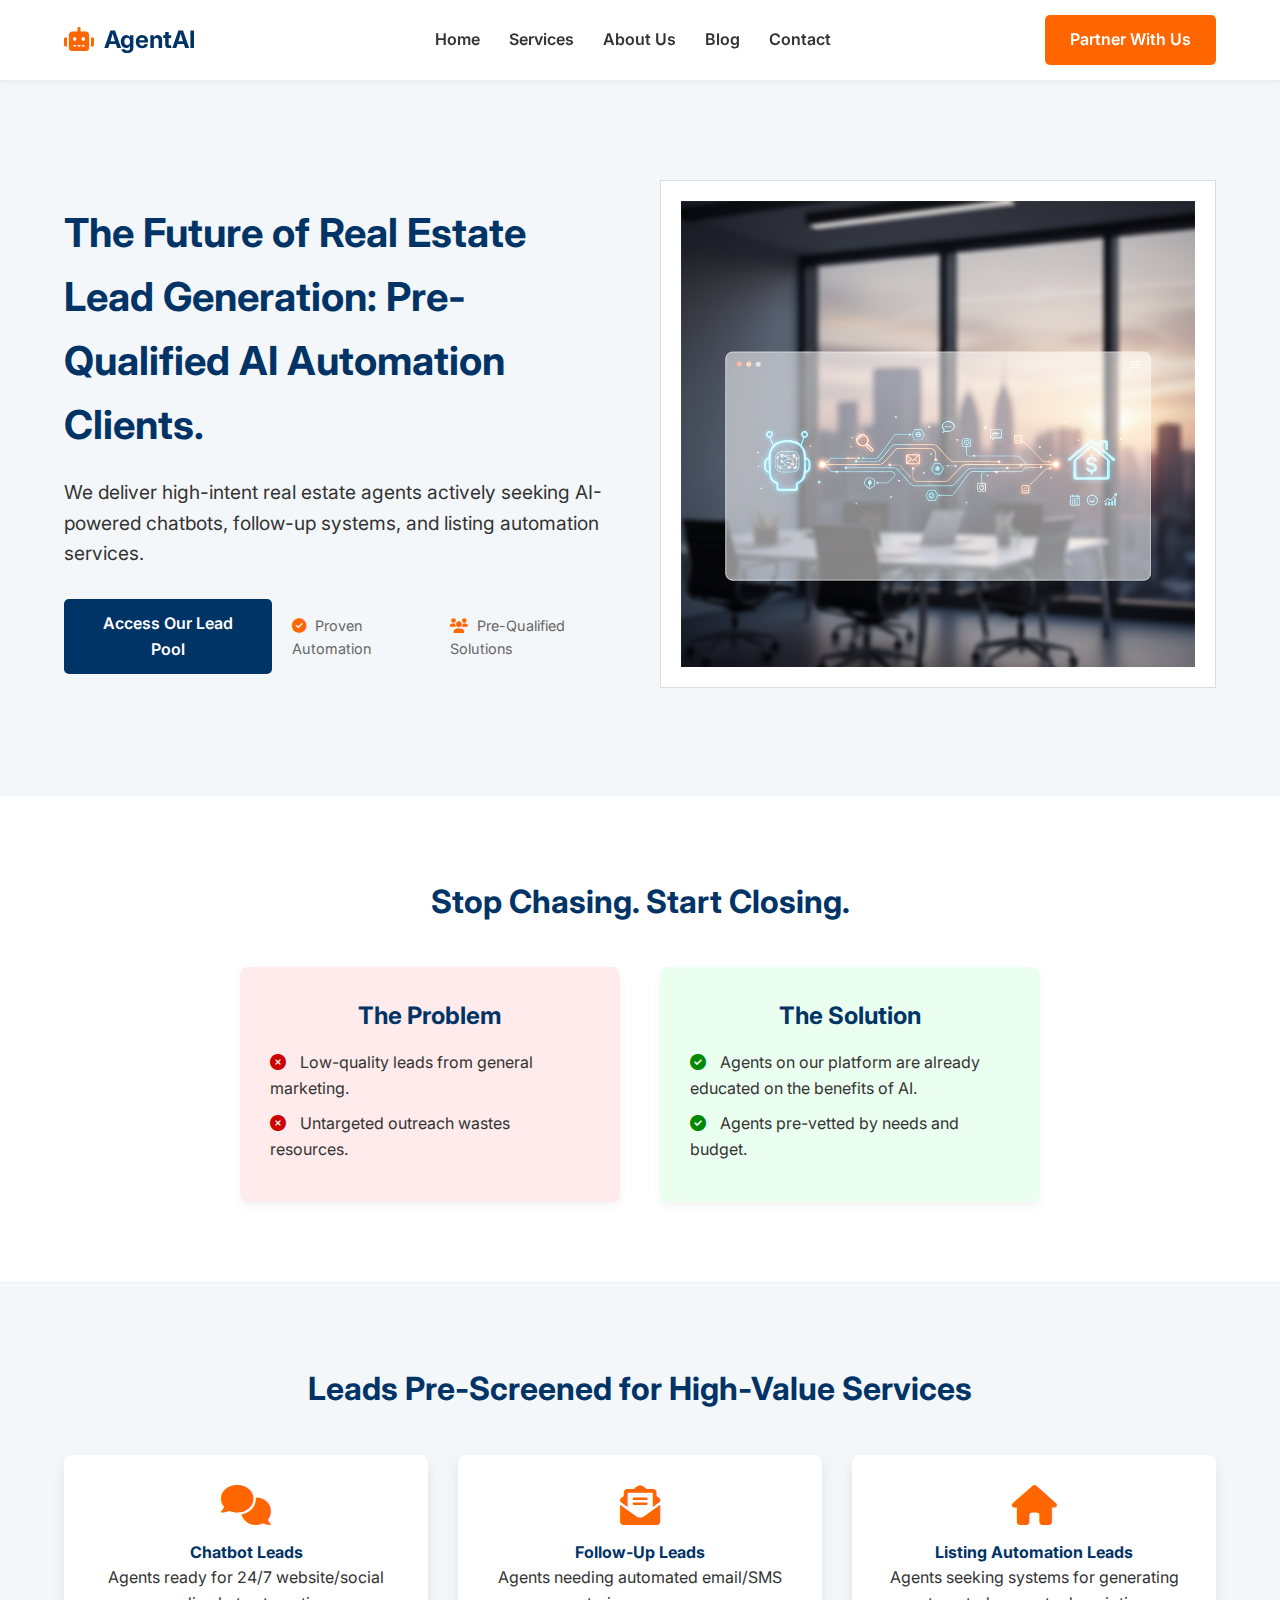
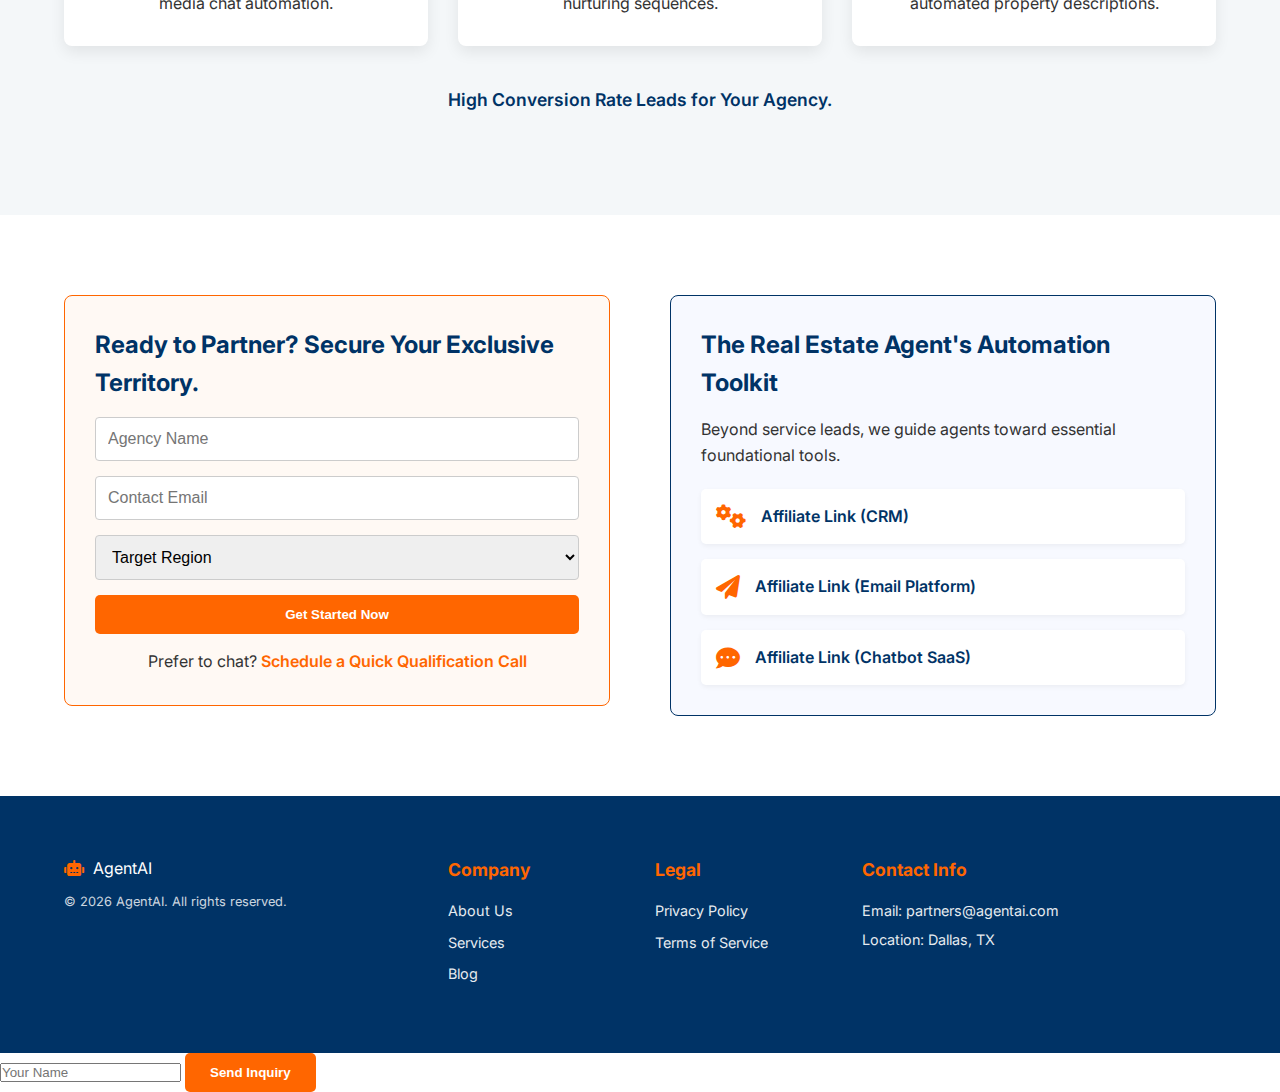
<file: index.html>
<!DOCTYPE html>
<html lang="en">
<head>
    <meta charset="UTF-8">
    <meta name="viewport" content="width=device-width, initial-scale=1.0">
    <title>AgentAI - Local AI Automation Services for Real Estate</title>
    <link rel="stylesheet" href="styles.css">
    <link href="https://fonts.googleapis.com/css2?family=Inter:wght@400;600;700&display=swap" rel="stylesheet">
    <link rel="stylesheet" href="https://cdnjs.cloudflare.com/ajax/libs/font-awesome/6.0.0-beta3/css/all.min.css">
</head>
<body>

    <header class="header">
        <div class="container nav-content">
            <div class="logo">
                <i class="fas fa-robot"></i> AgentAI
            </div>
            <nav class="nav-links">
                <a href="index.html">Home</a>
                <a href="services.html">Services</a>
                <a href="about.html">About Us</a>
                <a href="blog.html">Blog</a>
                <a href="contact.html">Contact</a>
            </nav>
            <a href="#" class="btn btn-primary">Partner With Us</a>
        </div>
    </header>

    <main>
        <section class="hero">
            <div class="container hero-content">
                <div class="hero-text">
                    <h1>The Future of Real Estate Lead Generation: Pre-Qualified AI Automation Clients.</h1>
                    <p>We deliver high-intent real estate agents actively seeking AI-powered chatbots, follow-up systems, and listing automation services.</p>
                    <div class="hero-ctas">
                        <a href="#lead-capture" class="btn btn-secondary">Access Our Lead Pool</a>
                        <div class="trust-badges">
                            <span><i class="fas fa-check-circle"></i> Proven Automation</span>
                            <span><i class="fas fa-users"></i> Pre-Qualified Solutions</span>
                        </div>
                    </div>
                </div>
                <div class="hero-image">
                    <img src="placeholder-image.png" alt="AI Automation Flowchart" class="coloring-book-img">
                </div>
            </div>
        </section>

        <section class="problem-solution">
            <div class="container">
                <h2>Stop Chasing. Start Closing.</h2>
                <div class="solution-grid">
                    <div class="problem-card">
                        <h3>The Problem</h3>
                        <ul>
                            <li><i class="fas fa-times-circle"></i> Low-quality leads from general marketing.</li>
                            <li><i class="fas fa-times-circle"></i> Untargeted outreach wastes resources.</li>
                        </ul>
                    </div>
                    <div class="solution-card">
                        <h3>The Solution</h3>
                        <ul>
                            <li><i class="fas fa-check-circle"></i> Agents on our platform are already educated on the benefits of AI.</li>
                            <li><i class="fas fa-check-circle"></i> Agents pre-vetted by needs and budget.</li>
                        </ul>
                    </div>
                </div>
            </div>
        </section>
        
        <section class="lead-services">
            <div class="container">
                <h2>Leads Pre-Screened for High-Value Services</h2>
                <div class="service-cards-grid">
                    <div class="service-card">
                        <i class="fas fa-comments"></i>
                        <h4>Chatbot Leads</h4>
                        <p>Agents ready for 24/7 website/social media chat automation.</p>
                    </div>
                    <div class="service-card">
                        <i class="fas fa-envelope-open-text"></i>
                        <h4>Follow-Up Leads</h4>
                        <p>Agents needing automated email/SMS nurturing sequences.</p>
                    </div>
                    <div class="service-card">
                        <i class="fas fa-home"></i>
                        <h4>Listing Automation Leads</h4>
                        <p>Agents seeking systems for generating automated property descriptions.</p>
                    </div>
                </div>
                <p class="service-subtext">High Conversion Rate Leads for Your Agency.</p>
            </div>
        </section>

        <section class="conversion-section" id="lead-capture">
            <div class="container conversion-grid">
                <div class="lead-form-box">
                    <h3>Ready to Partner? Secure Your Exclusive Territory.</h3>
                    <form>
                        <input type="text" placeholder="Agency Name" required>
                        <input type="email" placeholder="Contact Email" required>
                        <select name="target-region" title="Select your target region" required>
                            <option value="">Target Region</option>
                            <option value="US">United States</option>
                            <option value="CA">Canada</option>
                            <option value="UK">United Kingdom</option>
    <option value="AU">Australia</option>
    <option value="GLOBAL">Global / Multi-Region</option>
                        </select>
                        <button type="submit" class="btn btn-primary">Get Started Now</button>
                    </form>
                    <div class="calendly-link">
                        <p>Prefer to chat? <a href="#" target="_blank">Schedule a Quick Qualification Call</a></p>
                    </div>
                </div>

                <div class="affiliate-box">
                    <h3>The Real Estate Agent's Automation Toolkit</h3>
                    <p>Beyond service leads, we guide agents toward essential foundational tools.</p>
                    <div class="affiliate-links">
                        <a href="#" class="affiliate-item">
                            <i class="fas fa-cogs"></i>
                            <span>Affiliate Link (CRM)</span>
                        </a>
                        <a href="#" class="affiliate-item">
                            <i class="fas fa-paper-plane"></i>
                            <span>Affiliate Link (Email Platform)</span>
                        </a>
                        <a href="#" class="affiliate-item">
                            <i class="fas fa-comment-dots"></i>
                            <span>Affiliate Link (Chatbot SaaS)</span>
                        </a>
                    </div>
                </div>
            </div>
        </section>
    </main>

    <footer class="footer">
        <div class="container footer-grid">
            <div class="footer-logo">
                <i class="fas fa-robot"></i> AgentAI
                <p>&copy; 2026 AgentAI. All rights reserved.</p>
            </div>
            <div class="footer-links">
                <h4>Company</h4>
                <a href="#">About Us</a>
                <a href="#">Services</a>
                <a href="#">Blog</a>
            </div>
            <div class="footer-links">
                <h4>Legal</h4>
                <a href="privacy.html">Privacy Policy</a>
                <a href="terms.html">Terms of Service</a>
            </div>
            <div class="footer-contact">
                <h4>Contact Info</h4>
                <p>Email: partners@agentai.com</p>
                <p>Location: Dallas, TX</p>
            </div>
        </div>
    </footer>
    <script src="script.js"></script>
<form action="https://formspree.io/f/xlgddloa" method="POST">
    <input type="text" placeholder="Your Name" required>
    <button type="submit" class="btn btn-primary">Send Inquiry</button>
</form>
</body>
</html>
</file>
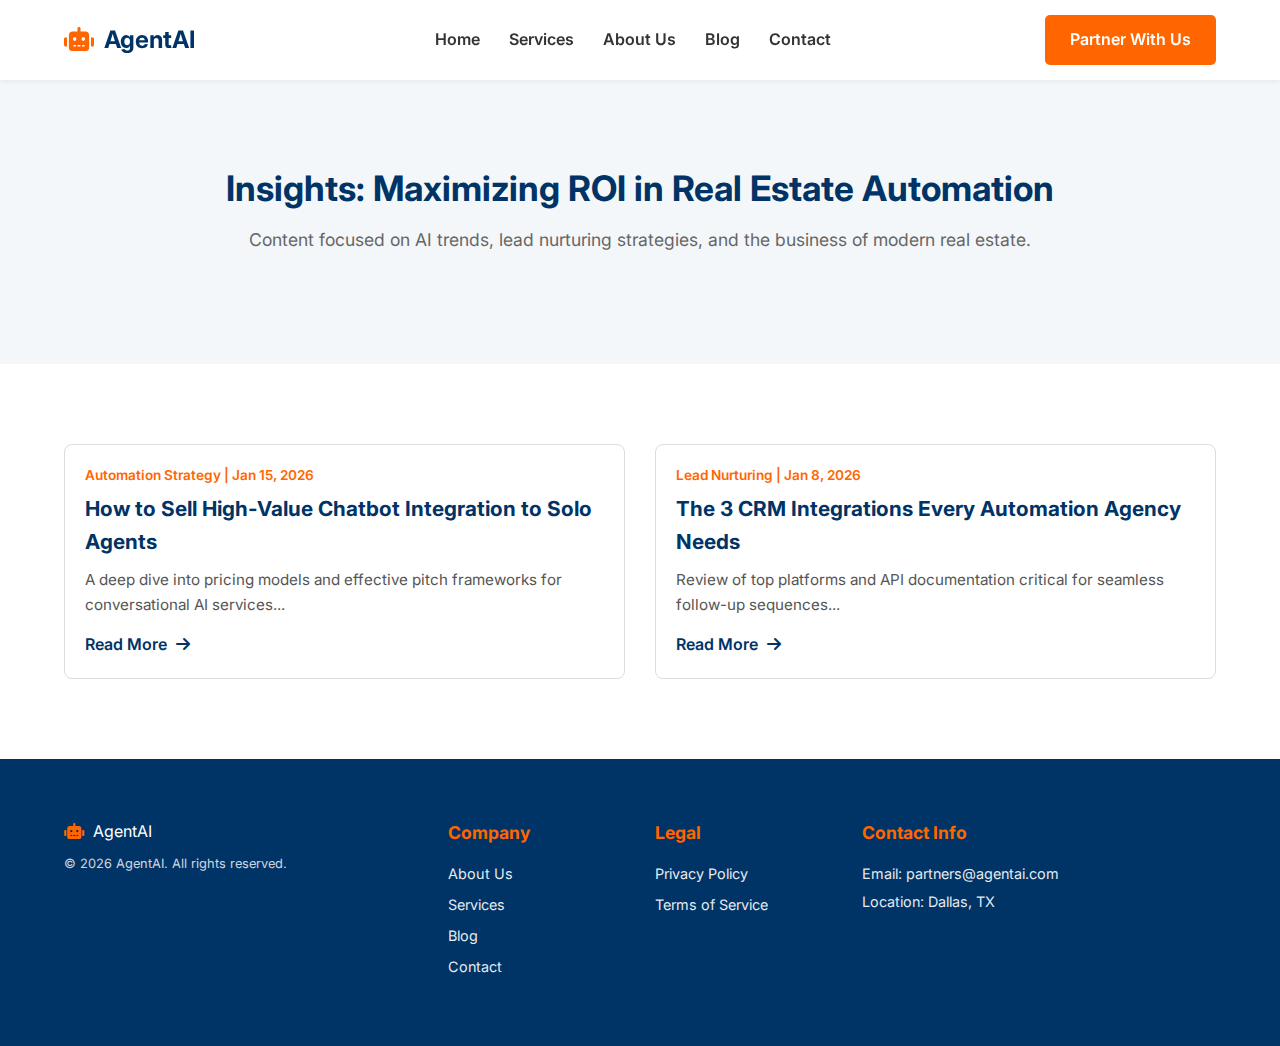
<file: blog.html>
<!DOCTYPE html>
<html lang="en">
<head>
    <meta charset="UTF-8">
    <meta name="viewport" content="width=device-width, initial-scale=1.0">
    <title>AgentAI Blog - Insights on Real Estate Automation</title>
    <link rel="stylesheet" href="styles.css">
    <link href="https://fonts.googleapis.com/css2?family=Inter:wght=400;600;700&display=swap" rel="stylesheet">
    <link rel="stylesheet" href="https://cdnjs.cloudflare.com/ajax/libs/font-awesome/6.0.0-beta3/css/all.min.css">
</head>
<body>

    <header class="header">
        <div class="container nav-content">
            <div class="logo">
                <i class="fas fa-robot"></i> AgentAI
            </div>
            <nav class="nav-links">
                <a href="index.html">Home</a>
                <a href="services.html">Services</a>
                <a href="about.html">About Us</a>
                <a href="blog.html">Blog</a>
                <a href="contact.html">Contact</a>
            </nav>
            <a href="index.html#lead-capture" class="btn btn-primary">Partner With Us</a>
        </div>
    </header>

    <main>
        <section class="page-hero">
            <div class="container text-center">
                <h1>Insights: Maximizing ROI in Real Estate Automation</h1>
                <p class="subtitle">Content focused on AI trends, lead nurturing strategies, and the business of modern real estate.</p>
            </div>
        </section>

        <section class="blog-posts">
            <div class="container">
                <div class="post-grid">
                    <article class="post-card">
                        <div class="card-content">
                            <span>Automation Strategy | Jan 15, 2026</span>
                            <h3>How to Sell High-Value Chatbot Integration to Solo Agents</h3>
                            <p>A deep dive into pricing models and effective pitch frameworks for conversational AI services...</p>
                            <a href="blog-post-1.html">Read More <i class="fas fa-arrow-right"></i></a>
                        </div>
                    </article>

                    <article class="post-card">
                        <div class="card-content">
                            <span>Lead Nurturing | Jan 8, 2026</span>
                            <h3>The 3 CRM Integrations Every Automation Agency Needs</h3>
                            <p>Review of top platforms and API documentation critical for seamless follow-up sequences...</p>
                            <a href="blog-post-2.html">Read More <i class="fas fa-arrow-right"></i></a>
                        </div>
                    </article>
                </div>
            </div>
        </section>
    </main>

    <footer class="footer">
        <div class="container footer-grid">
            <div class="footer-logo">
                <i class="fas fa-robot"></i> AgentAI
                <p>&copy; 2026 AgentAI. All rights reserved.</p>
            </div>
            <div class="footer-links">
                <h4>Company</h4>
                <a href="about.html">About Us</a>
                <a href="services.html">Services</a>
                <a href="blog.html">Blog</a>
                <a href="contact.html">Contact</a>
            </div>
            <div class="footer-links">
                <h4>Legal</h4>
                <a href="privacy.html">Privacy Policy</a>
                <a href="terms.html">Terms of Service</a>
            </div>
            <div class="footer-contact">
                <h4>Contact Info</h4>
                <p>Email: partners@agentai.com</p>
                <p>Location: Dallas, TX</p>
            </div>
        </div>
    </footer>

</body>
</html>
</file>
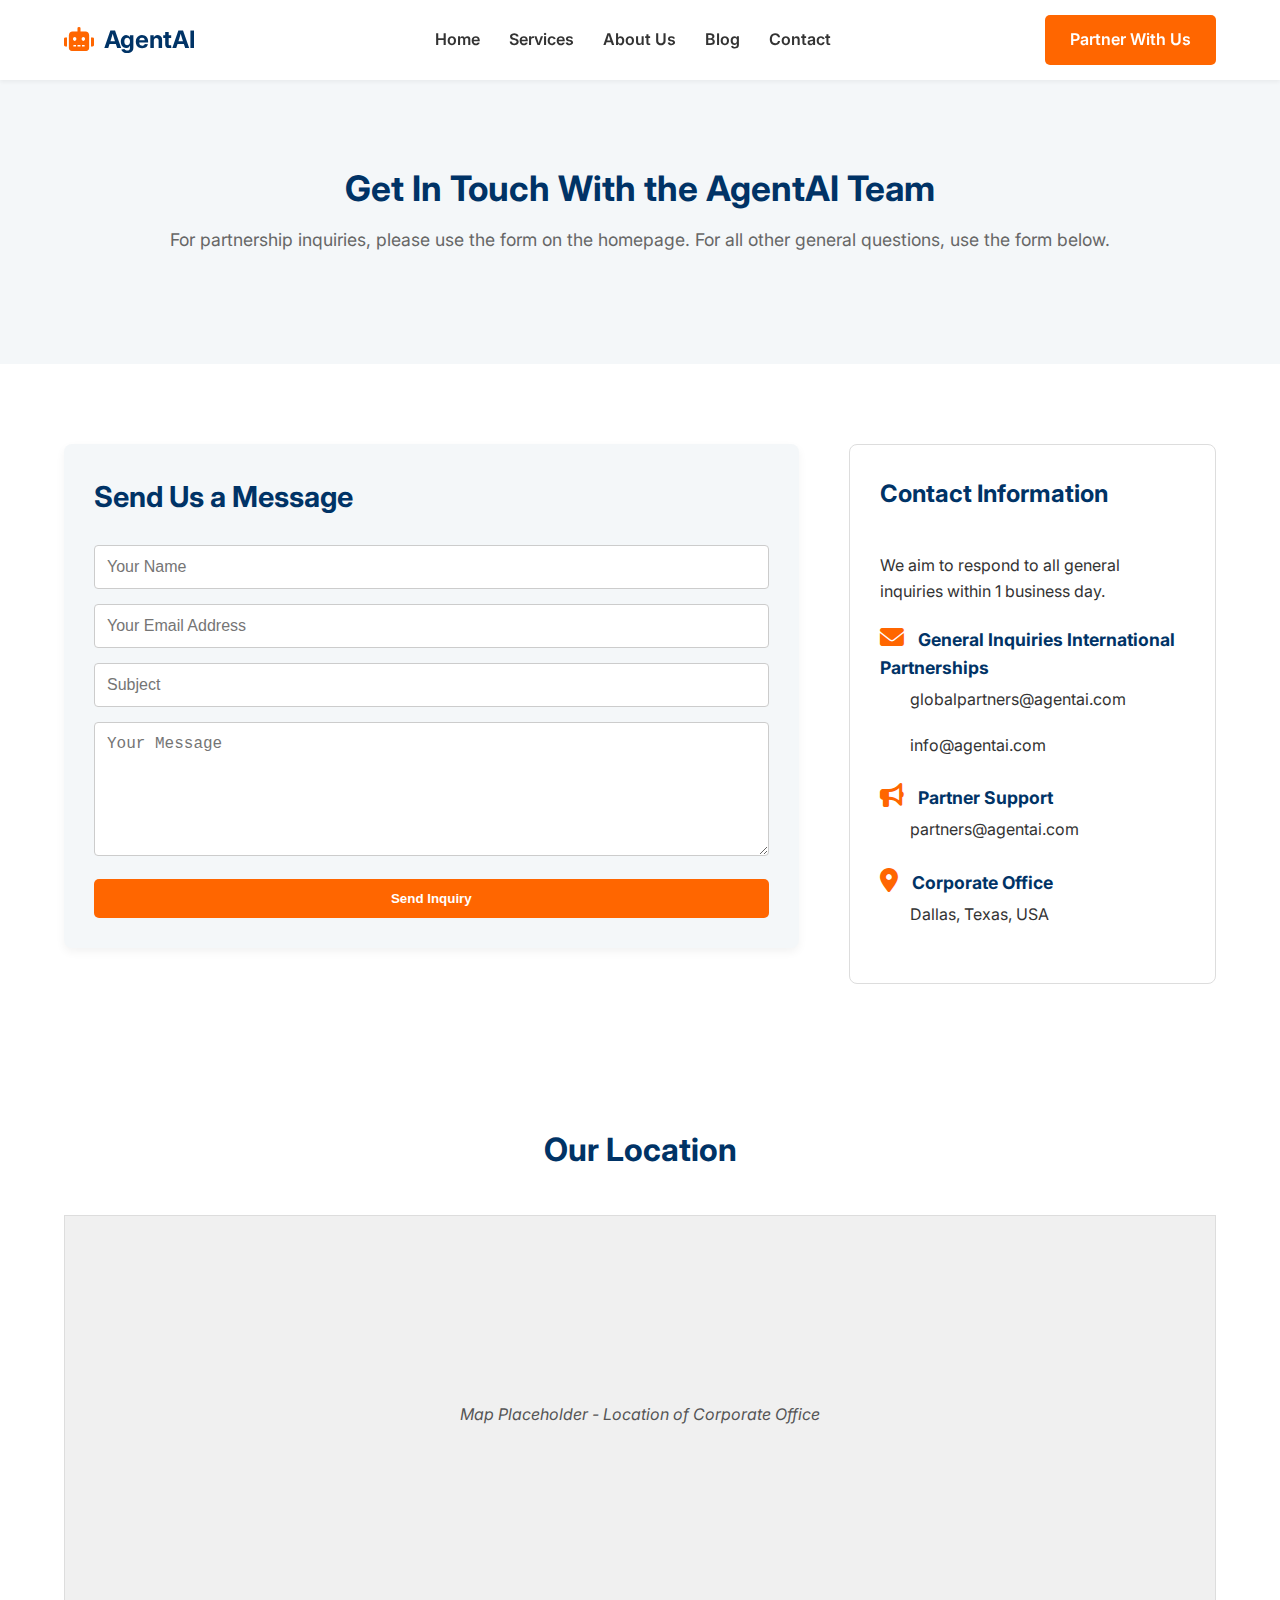
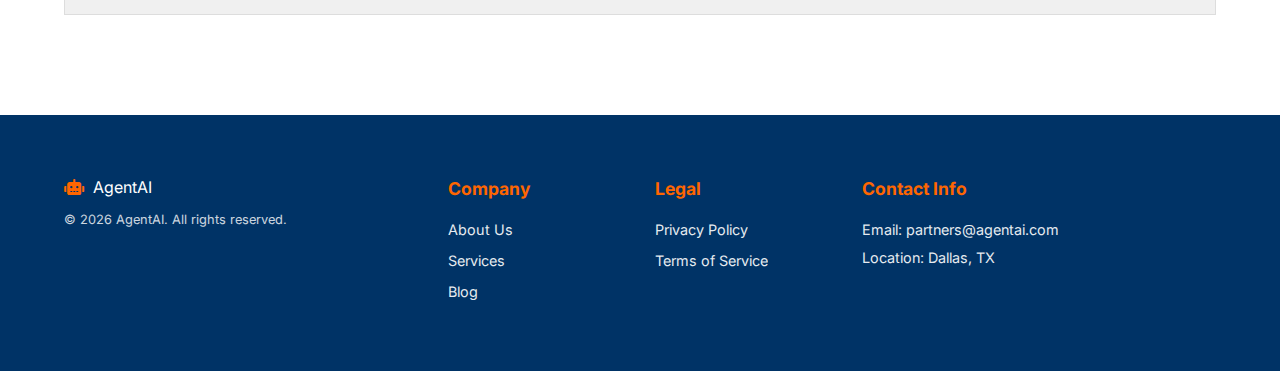
<file: contact.html>
<!DOCTYPE html>
<html lang="en">
<head>
    <meta charset="UTF-8">
    <meta name="viewport" content="width=device-width, initial-scale=1.0">
    <title>Contact AgentAI</title>
    <link rel="stylesheet" href="styles.css">
    <link href="https://fonts.googleapis.com/css2?family=Inter:wght=400;600;700&display=swap" rel="stylesheet">
    <link rel="stylesheet" href="https://cdnjs.cloudflare.com/ajax/libs/font-awesome/6.0.0-beta3/css/all.min.css">
</head>
<body>

    <header class="header">
        <div class="container nav-content">
            <div class="logo">
                <i class="fas fa-robot"></i> AgentAI
            </div>
            <nav class="nav-links">
                <a href="index.html">Home</a>
                <a href="services.html">Services</a>
                <a href="about.html">About Us</a>
                <a href="blog.html">Blog</a>
                <a href="contact.html">Contact</a>
            </nav>
            <a href="index.html#lead-capture" class="btn btn-primary">Partner With Us</a>
        </div>
    </header>

    <main>
        <section class="page-hero">
            <div class="container text-center">
                <h1>Get In Touch With the AgentAI Team</h1>
                <p class="subtitle">For partnership inquiries, please use the form on the homepage. For all other general questions, use the form below.</p>
            </div>
        </section>

        <section class="contact-details-section">
            <div class="container contact-grid">
                
                <div class="contact-form-box">
                    <h2>Send Us a Message</h2>
                    <form id="https://formspree.io/f/xlgddloa">
                        <input type="text" placeholder="Your Name" required>
                        <input type="email" placeholder="Your Email Address" required>
                        <input type="text" placeholder="Subject" required>
                        <textarea placeholder="Your Message" rows="6" required></textarea>
                        <button type="submit" class="btn btn-primary">Send Inquiry</button>
                    </form>
                </div>

                <div class="info-panel">
                    <h2>Contact Information</h2>
                    <p>We aim to respond to all general inquiries within 1 business day.</p>
                    
                    <div class="contact-item">
                        <i class="fas fa-envelope"></i>
                        <h4>General Inquiries</h4>
                        <h4>International Partnerships</h4>
    <p>globalpartners@agentai.com</p>
                        <p>info@agentai.com</p>
                    </div>

                    <div class="contact-item">
                        <i class="fas fa-bullhorn"></i>
                        <h4>Partner Support</h4>
                        <p>partners@agentai.com</p>
                    </div>

                    <div class="contact-item">
                        <i class="fas fa-map-marker-alt"></i>
                        <h4>Corporate Office</h4>
                        <p>Dallas, Texas, USA</p>
                    </div>
                </div>
            </div>
        </section>
        
        <section class="map-placeholder">
            <div class="container">
                <h2>Our Location</h2>
                <div class="map-iframe-placeholder">
                    <p>Map Placeholder - Location of Corporate Office</p>
                </div>
            </div>
        </section>
    </main>

    <footer class="footer">
        <div class="container footer-grid">
            <div class="footer-logo">
                <i class="fas fa-robot"></i> AgentAI
                <p>&copy; 2026 AgentAI. All rights reserved.</p>
            </div>
            <div class="footer-links">
                <h4>Company</h4>
                <a href="about.html">About Us</a>
                <a href="services.html">Services</a>
                <a href="blog.html">Blog</a>
            </div>
            <div class="footer-links">
                <h4>Legal</h4>
                <a href="privacy.html">Privacy Policy</a>
                <a href="terms.html">Terms of Service</a>
            </div>
            <div class="footer-contact">
                <h4>Contact Info</h4>
                <p>Email: partners@agentai.com</p>
                <p>Location: Dallas, TX</p>
            </div>
        </div>
    </footer>

</body>
</html>
</file>
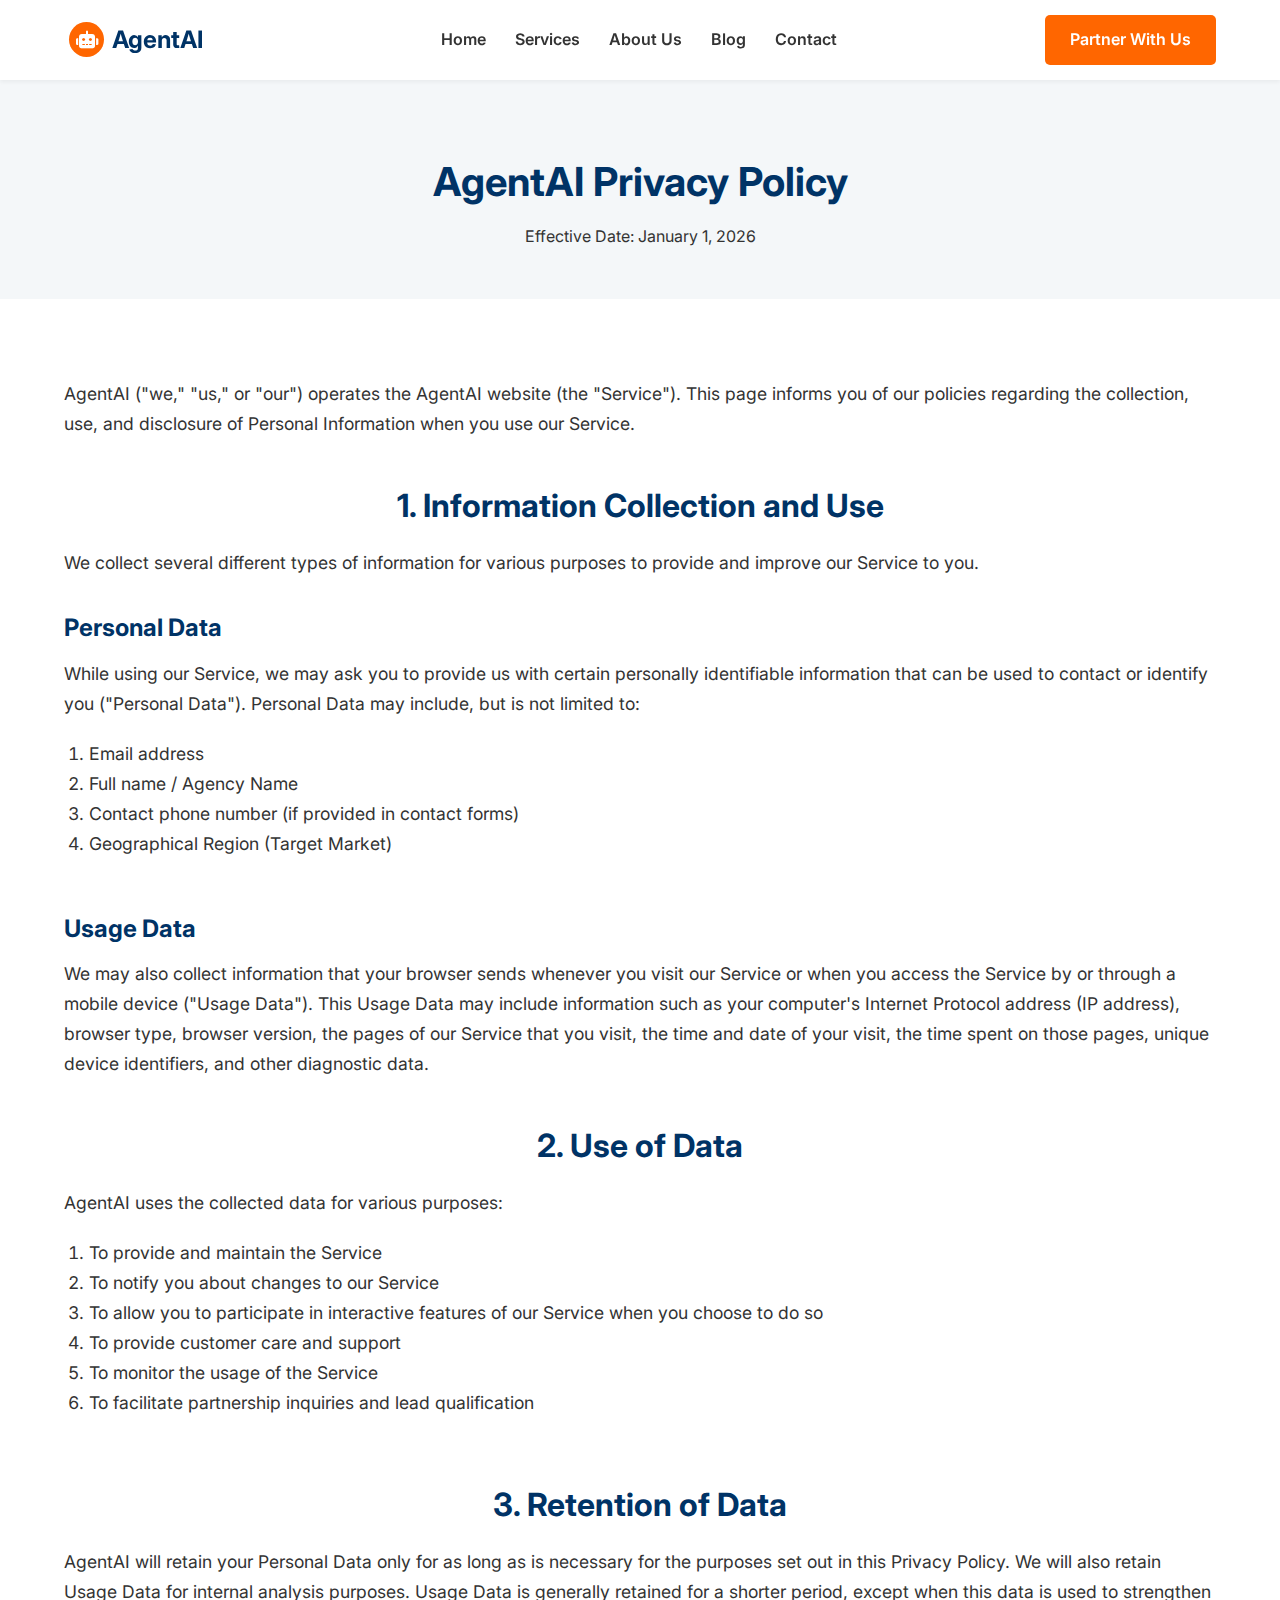
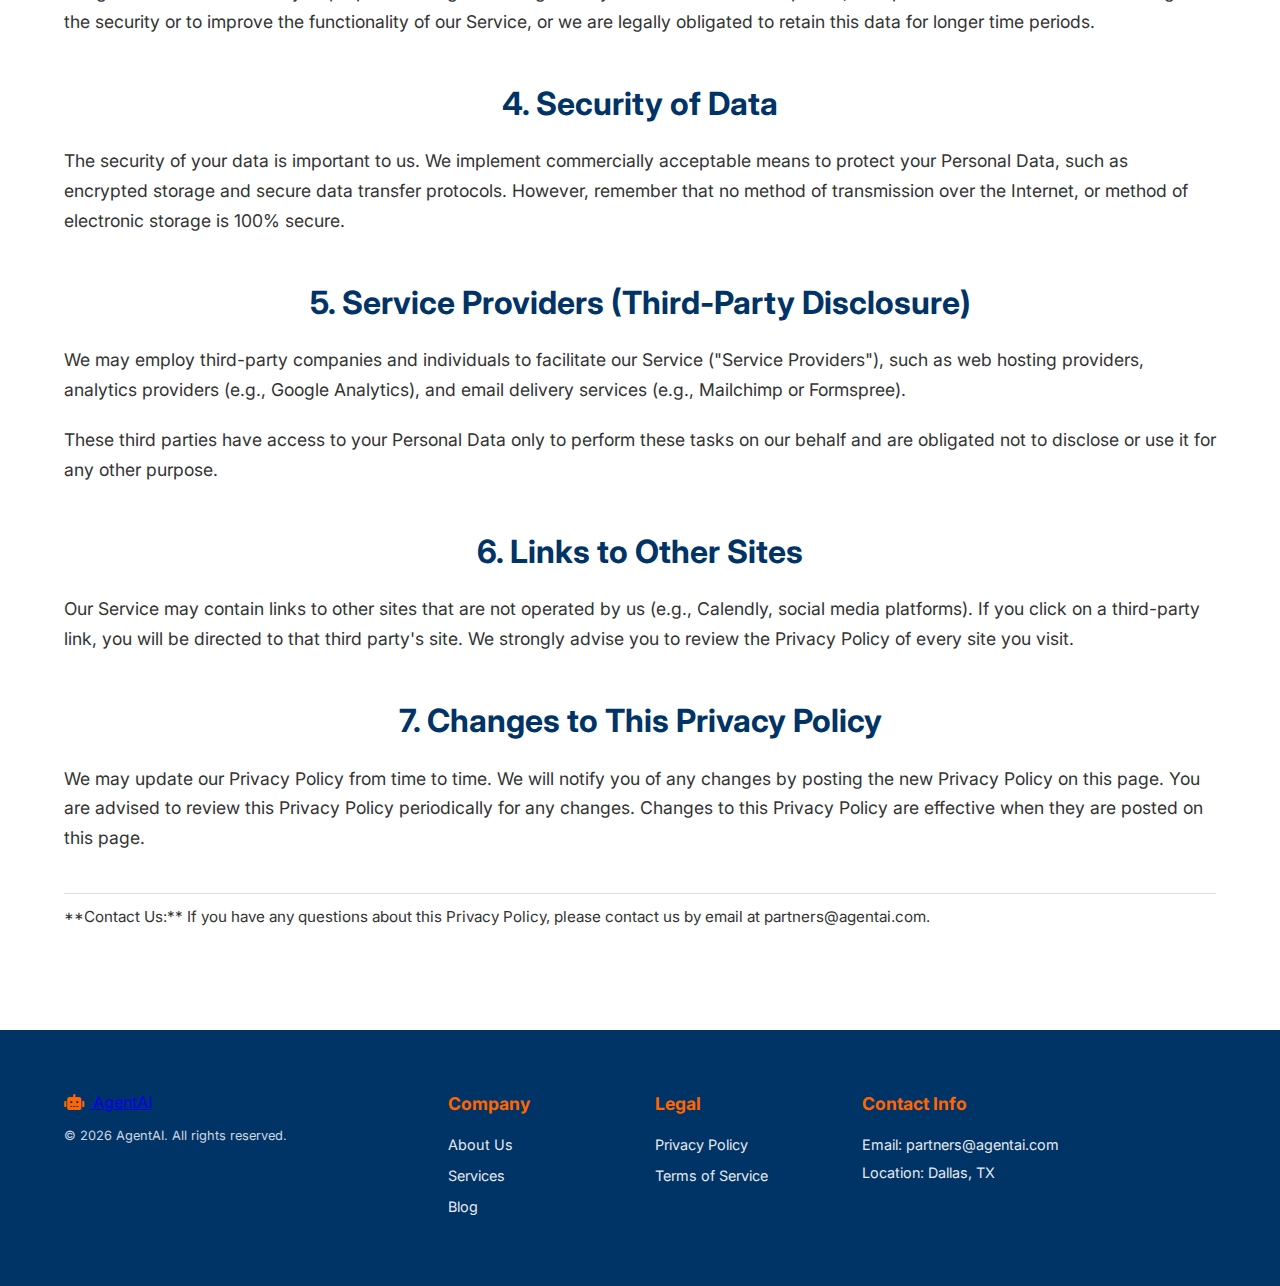
<file: privacy.html>
<!DOCTYPE html>
<html lang="en">
<head>
    <meta charset="UTF-8">
    <meta name="viewport" content="width=device-width, initial-scale=1.0">
    <title>AgentAI - Privacy Policy</title>
    <link rel="stylesheet" href="styles.css">
    <link href="https://fonts.googleapis.com/css2?family=Inter:wght@400;600;700&display=swap" rel="stylesheet">
    <link rel="stylesheet" href="https://cdnjs.cloudflare.com/ajax/libs/font-awesome/6.0.0-beta3/css/all.min.css">
</head>
<body>

    <header class="header">
        <div class="container nav-content">
            <div class="logo">
                <a href="index.html">
                    <i class="fas fa-robot"></i> AgentAI
                </a>
            </div>
            <nav class="nav-links">
                <a href="index.html">Home</a>
                <a href="services.html">Services</a>
                <a href="about.html">About Us</a>
                <a href="blog.html">Blog</a>
                <a href="contact.html">Contact</a>
            </nav>
            <a href="index.html#lead-capture" class="btn btn-primary">Partner With Us</a>
        </div>
    </header>

    <main>
        <section class="article-hero">
            <div class="container text-center">
                <h1>AgentAI Privacy Policy</h1>
                <p class="subtitle">Effective Date: January 1, 2026</p>
            </div>
        </section>

        <section class="article-content legal-content">
            <div class="container">
                
                <p>AgentAI ("we," "us," or "our") operates the AgentAI website (the "Service"). This page informs you of our policies regarding the collection, use, and disclosure of Personal Information when you use our Service.</p>

                <h2>1. Information Collection and Use</h2>
                <p>We collect several different types of information for various purposes to provide and improve our Service to you.</p>

                <h3>Personal Data</h3>
                <p>While using our Service, we may ask you to provide us with certain personally identifiable information that can be used to contact or identify you ("Personal Data"). Personal Data may include, but is not limited to:</p>
                <ul>
                    <li>Email address</li>
                    <li>Full name / Agency Name</li>
                    <li>Contact phone number (if provided in contact forms)</li>
                    <li>Geographical Region (Target Market)</li>
                </ul>

                <h3>Usage Data</h3>
                <p>We may also collect information that your browser sends whenever you visit our Service or when you access the Service by or through a mobile device ("Usage Data"). This Usage Data may include information such as your computer's Internet Protocol address (IP address), browser type, browser version, the pages of our Service that you visit, the time and date of your visit, the time spent on those pages, unique device identifiers, and other diagnostic data.</p>

                <h2>2. Use of Data</h2>
                <p>AgentAI uses the collected data for various purposes:</p>
                <ul>
                    <li>To provide and maintain the Service</li>
                    <li>To notify you about changes to our Service</li>
                    <li>To allow you to participate in interactive features of our Service when you choose to do so</li>
                    <li>To provide customer care and support</li>
                    <li>To monitor the usage of the Service</li>
                    <li>To facilitate partnership inquiries and lead qualification</li>
                </ul>

                <h2>3. Retention of Data</h2>
                <p>AgentAI will retain your Personal Data only for as long as is necessary for the purposes set out in this Privacy Policy. We will also retain Usage Data for internal analysis purposes. Usage Data is generally retained for a shorter period, except when this data is used to strengthen the security or to improve the functionality of our Service, or we are legally obligated to retain this data for longer time periods.</p>

                <h2>4. Security of Data</h2>
                <p>The security of your data is important to us. We implement commercially acceptable means to protect your Personal Data, such as encrypted storage and secure data transfer protocols. However, remember that no method of transmission over the Internet, or method of electronic storage is 100% secure.</p>

                <h2>5. Service Providers (Third-Party Disclosure)</h2>
                <p>We may employ third-party companies and individuals to facilitate our Service ("Service Providers"), such as web hosting providers, analytics providers (e.g., Google Analytics), and email delivery services (e.g., Mailchimp or Formspree).</p>
                <p>These third parties have access to your Personal Data only to perform these tasks on our behalf and are obligated not to disclose or use it for any other purpose.</p>

                <h2>6. Links to Other Sites</h2>
                <p>Our Service may contain links to other sites that are not operated by us (e.g., Calendly, social media platforms). If you click on a third-party link, you will be directed to that third party's site. We strongly advise you to review the Privacy Policy of every site you visit.</p>

                <h2>7. Changes to This Privacy Policy</h2>
                <p>We may update our Privacy Policy from time to time. We will notify you of any changes by posting the new Privacy Policy on this page. You are advised to review this Privacy Policy periodically for any changes. Changes to this Privacy Policy are effective when they are posted on this page.</p>

                <p class="signature-line">**Contact Us:** If you have any questions about this Privacy Policy, please contact us by email at partners@agentai.com.</p>
            </div>
        </section>
    </main>

    <footer class="footer">
        <div class="container footer-grid">
            <div class="footer-logo">
                <a href="index.html">
                    <i class="fas fa-robot"></i> AgentAI
                </a>
                <p>&copy; 2026 AgentAI. All rights reserved.</p>
            </div>
            <div class="footer-links">
                <h4>Company</h4>
                <a href="about.html">About Us</a>
                <a href="services.html">Services</a>
                <a href="blog.html">Blog</a>
            </div>
            <div class="footer-links">
                <h4>Legal</h4>
                <a href="privacy.html">Privacy Policy</a>
                <a href="terms.html">Terms of Service</a>
            </div>
            <div class="footer-contact">
                <h4>Contact Info</h4>
                <p>Email: partners@agentai.com</p>
                <p>Location: Dallas, TX</p>
            </div>
        </div>
    </footer>

</body>
</html>
</file>
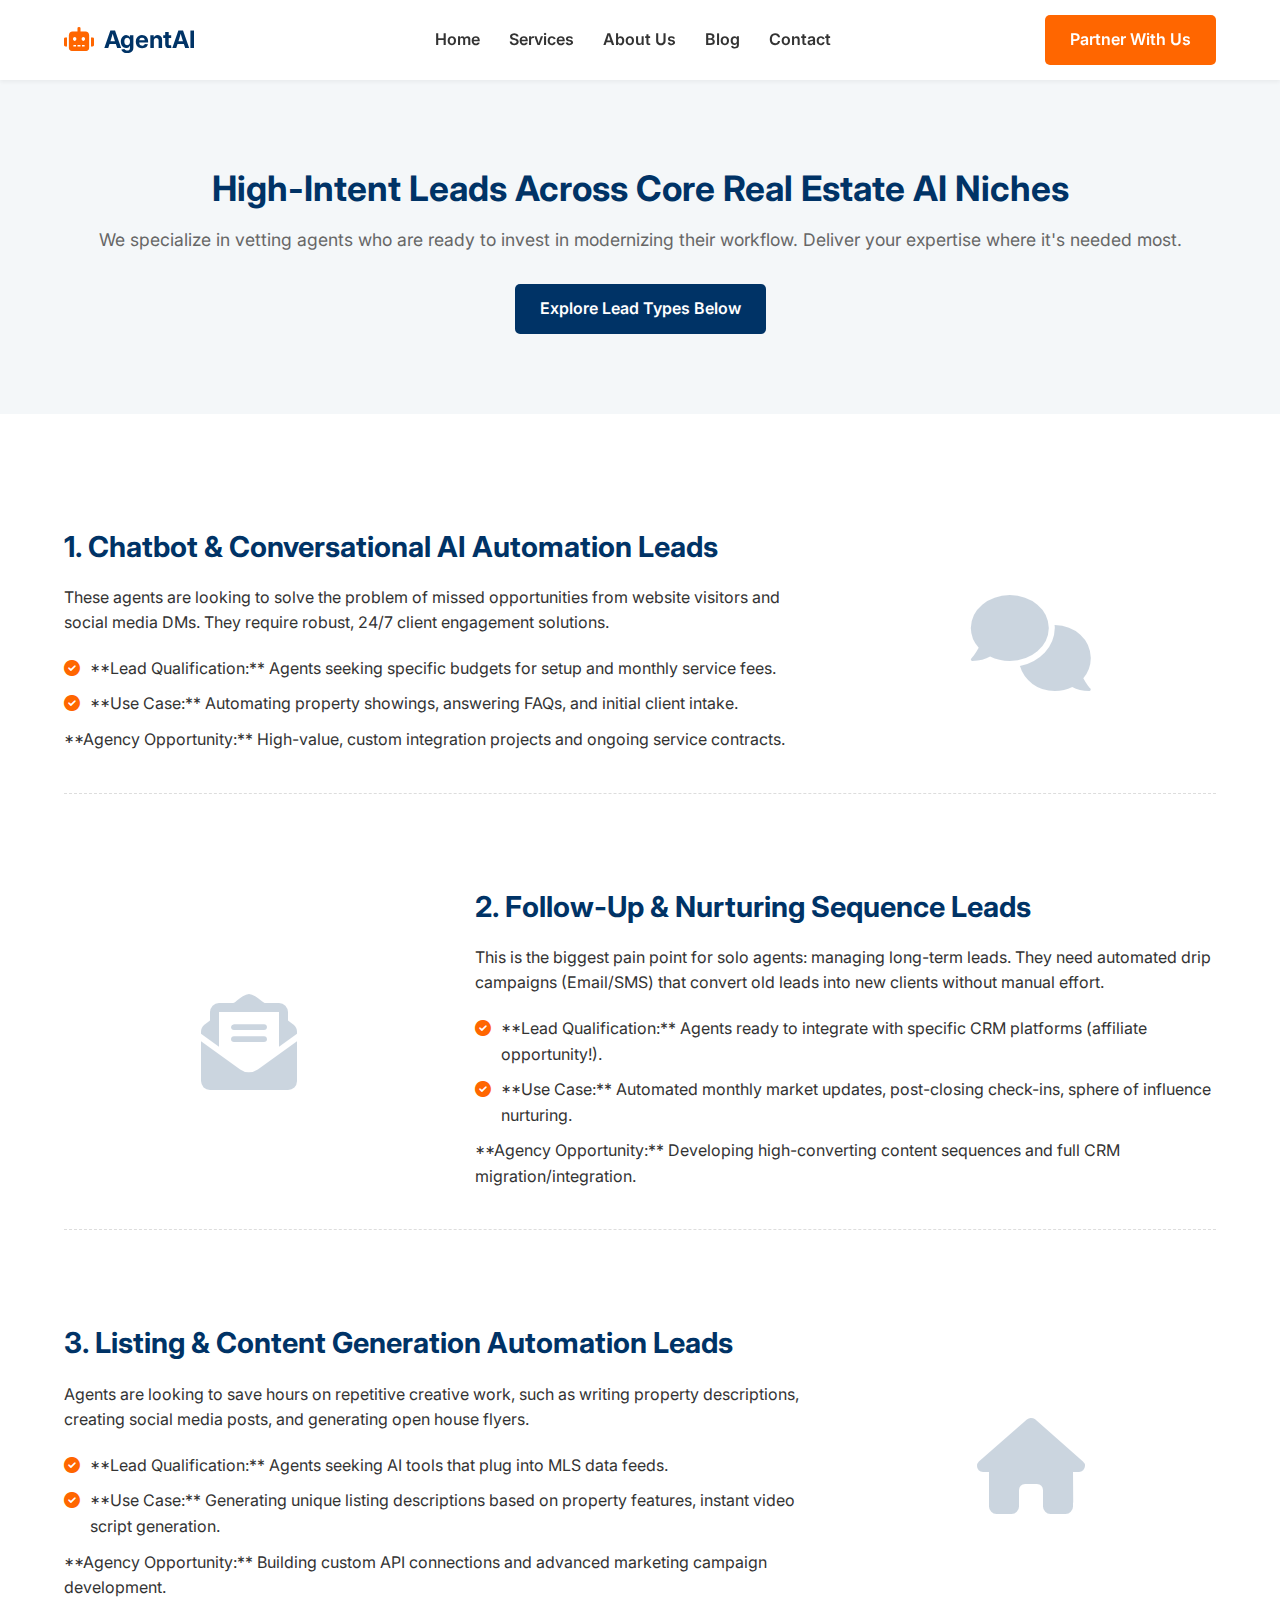
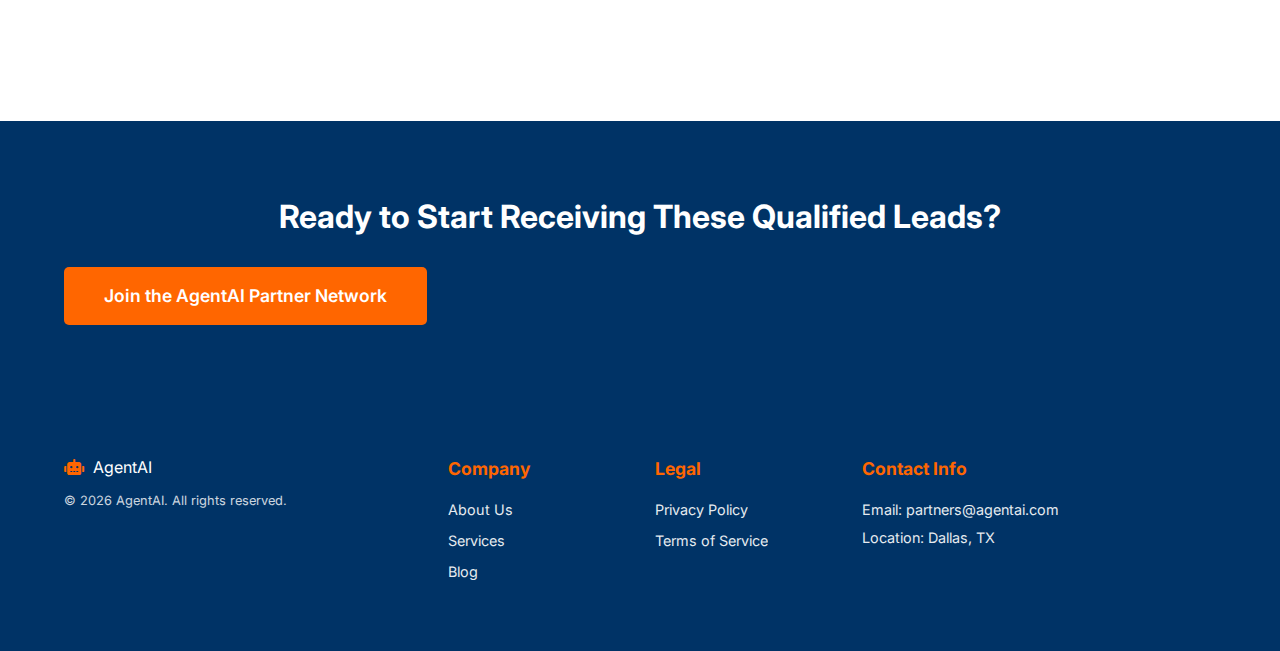
<file: services.html>
<!DOCTYPE html>
<html lang="en">
<head>
    <meta charset="UTF-8">
    <meta name="viewport" content="width=device-width, initial-scale=1.0">
    <title>Our Services - AgentAI Automation Leads</title>
    <link rel="stylesheet" href="styles.css">
    <link href="https://fonts.googleapis.com/css2?family=Inter:wght@400;600;700&display=swap" rel="stylesheet">
    <link rel="stylesheet" href="https://cdnjs.cloudflare.com/ajax/libs/font-awesome/6.0.0-beta3/css/all.min.css">
</head>
<body>

    <header class="header">
        <div class="container nav-content">
            <div class="logo">
                <i class="fas fa-robot"></i> AgentAI
            </div>
            <nav class="nav-links">
                <a href="index.html">Home</a>
                <a href="services.html">Services</a>
                <a href="about.html">About Us</a>
                <a href="blog.html">Blog</a>
                <a href="contact.html">Contact</a>
            </nav>
            <a href="#lead-capture" class="btn btn-primary">Partner With Us</a>
        </div>
    </header>

    <main>
        <section class="page-hero">
            <div class="container text-center">
                <h1>High-Intent Leads Across Core Real Estate AI Niches</h1>
                <p class="subtitle">We specialize in vetting agents who are ready to invest in modernizing their workflow. Deliver your expertise where it's needed most.</p>
                <a href="#lead-list" class="btn btn-secondary">Explore Lead Types Below</a>
            </div>
        </section>

        <section class="service-details" id="lead-list">

            <div class="service-feature container">
                <div class="feature-content">
                    <h2>1. Chatbot & Conversational AI Automation Leads</h2>
                    <p>These agents are looking to solve the problem of missed opportunities from website visitors and social media DMs. They require robust, 24/7 client engagement solutions.</p>
                    <ul>
                        <li><i class="fas fa-check-circle"></i> **Lead Qualification:** Agents seeking specific budgets for setup and monthly service fees.</li>
                        <li><i class="fas fa-check-circle"></i> **Use Case:** Automating property showings, answering FAQs, and initial client intake.</li>
                        <li>**Agency Opportunity:** High-value, custom integration projects and ongoing service contracts.</li>
                    </ul>
                </div>
                <div class="feature-icon"><i class="fas fa-comments"></i></div>
            </div>

            <div class="service-feature container reverse">
                <div class="feature-content">
                    <h2>2. Follow-Up & Nurturing Sequence Leads</h2>
                    <p>This is the biggest pain point for solo agents: managing long-term leads. They need automated drip campaigns (Email/SMS) that convert old leads into new clients without manual effort.</p>
                    <ul>
                        <li><i class="fas fa-check-circle"></i> **Lead Qualification:** Agents ready to integrate with specific CRM platforms (affiliate opportunity!).</li>
                        <li><i class="fas fa-check-circle"></i> **Use Case:** Automated monthly market updates, post-closing check-ins, sphere of influence nurturing.</li>
                        <li>**Agency Opportunity:** Developing high-converting content sequences and full CRM migration/integration.</li>
                    </ul>
                </div>
                <div class="feature-icon"><i class="fas fa-envelope-open-text"></i></div>
            </div>

            <div class="service-feature container">
                <div class="feature-content">
                    <h2>3. Listing & Content Generation Automation Leads</h2>
                    <p>Agents are looking to save hours on repetitive creative work, such as writing property descriptions, creating social media posts, and generating open house flyers.</p>
                    <ul>
                        <li><i class="fas fa-check-circle"></i> **Lead Qualification:** Agents seeking AI tools that plug into MLS data feeds.</li>
                        <li><i class="fas fa-check-circle"></i> **Use Case:** Generating unique listing descriptions based on property features, instant video script generation.</li>
                        <li>**Agency Opportunity:** Building custom API connections and advanced marketing campaign development.</li>
                    </ul>
                </div>
                <div class="feature-icon"><i class="fas fa-home"></i></div>
            </div>
        </section>
        
        <section class="cta-banner">
            <div class="container text-center">
                <h2>Ready to Start Receiving These Qualified Leads?</h2>
                <a href="index.html#lead-capture" class="btn btn-primary btn-large">Join the AgentAI Partner Network</a>
            </div>
        </section>
    </main>

    <footer class="footer">
        <div class="container footer-grid">
            <div class="footer-logo">
                <i class="fas fa-robot"></i> AgentAI
                <p>&copy; 2026 AgentAI. All rights reserved.</p>
            </div>
            <div class="footer-links">
                <h4>Company</h4>
                <a href="#">About Us</a>
                <a href="services.html">Services</a>
                <a href="#">Blog</a>
            </div>
            <div class="footer-links">
                <h4>Legal</h4>
                <a href="privacy.html">Privacy Policy</a>
                <a href="terms.html">Terms of Service</a>
            </div>
            <div class="footer-contact">
                <h4>Contact Info</h4>
                <p>Email: partners@agentai.com</p>
                <p>Location: Dallas, TX</p>
            </div>
        </div>
    </footer>

</body>
</html>
</file>
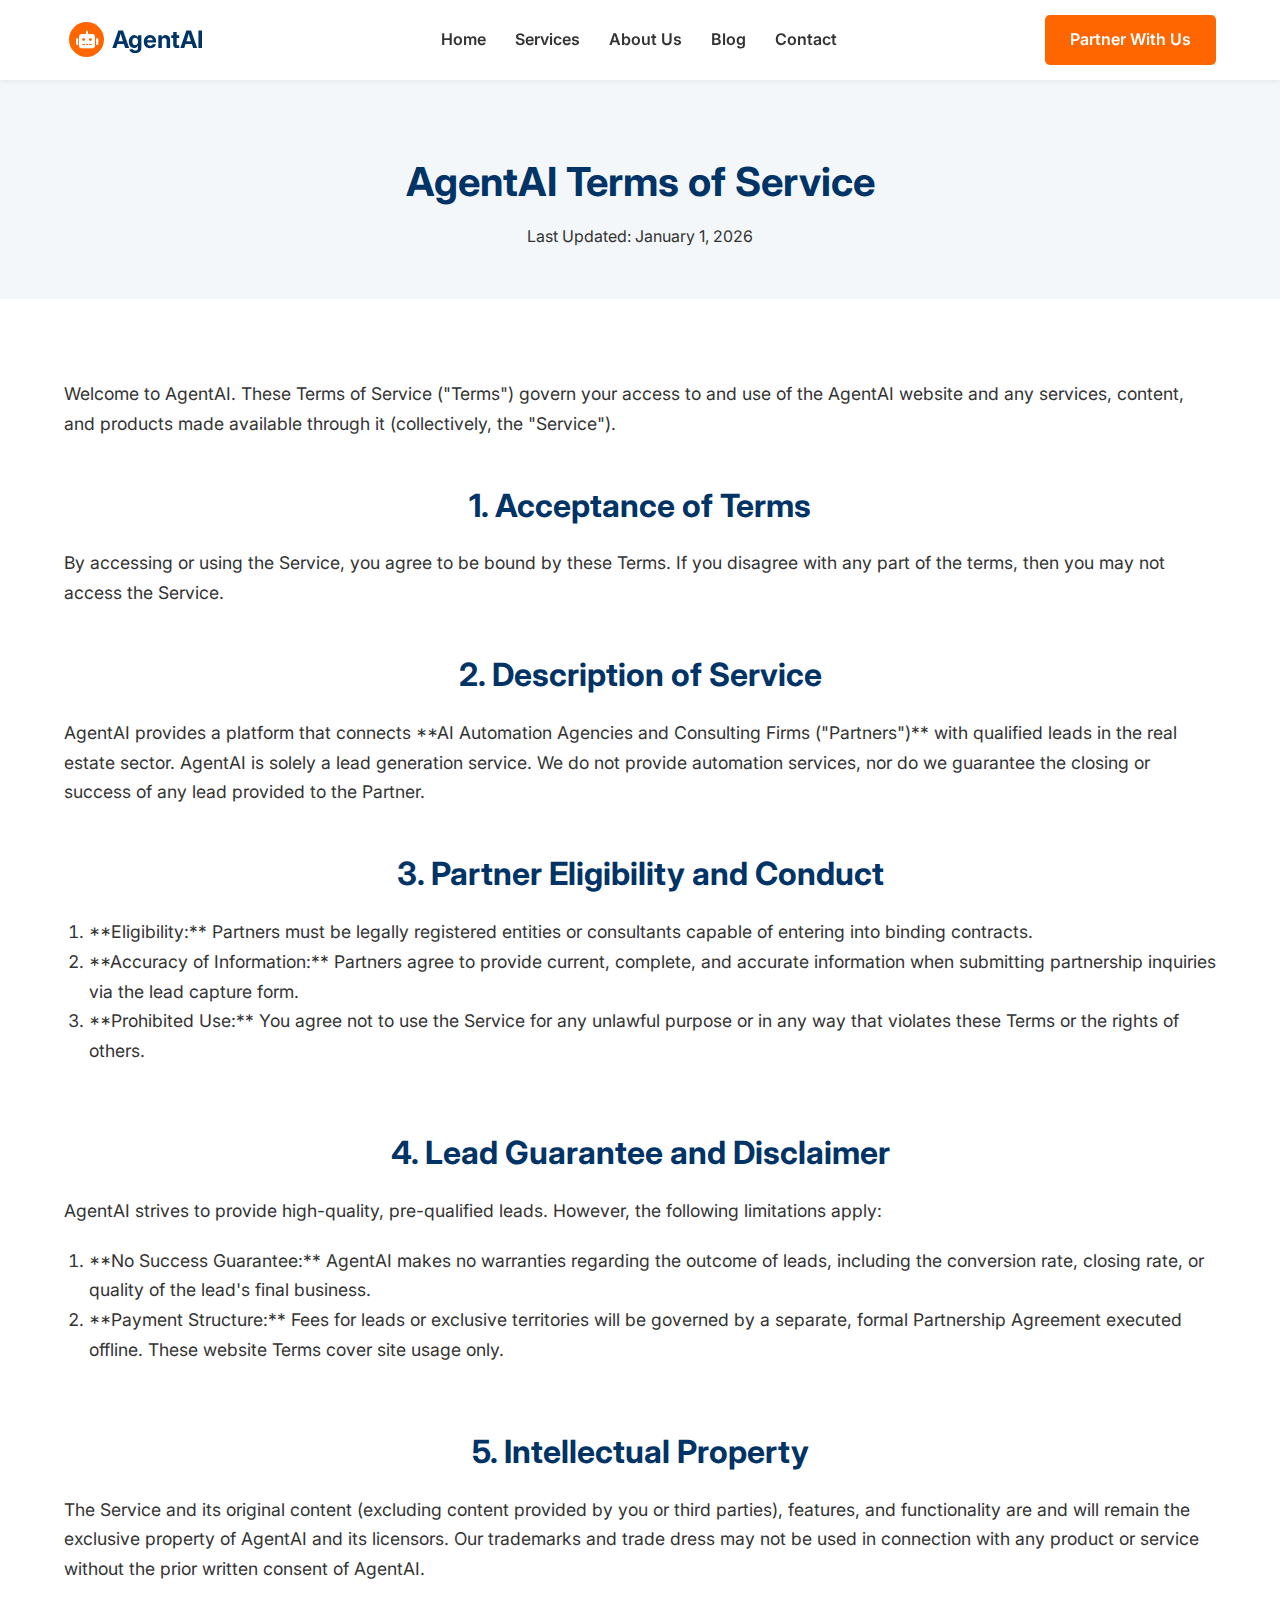
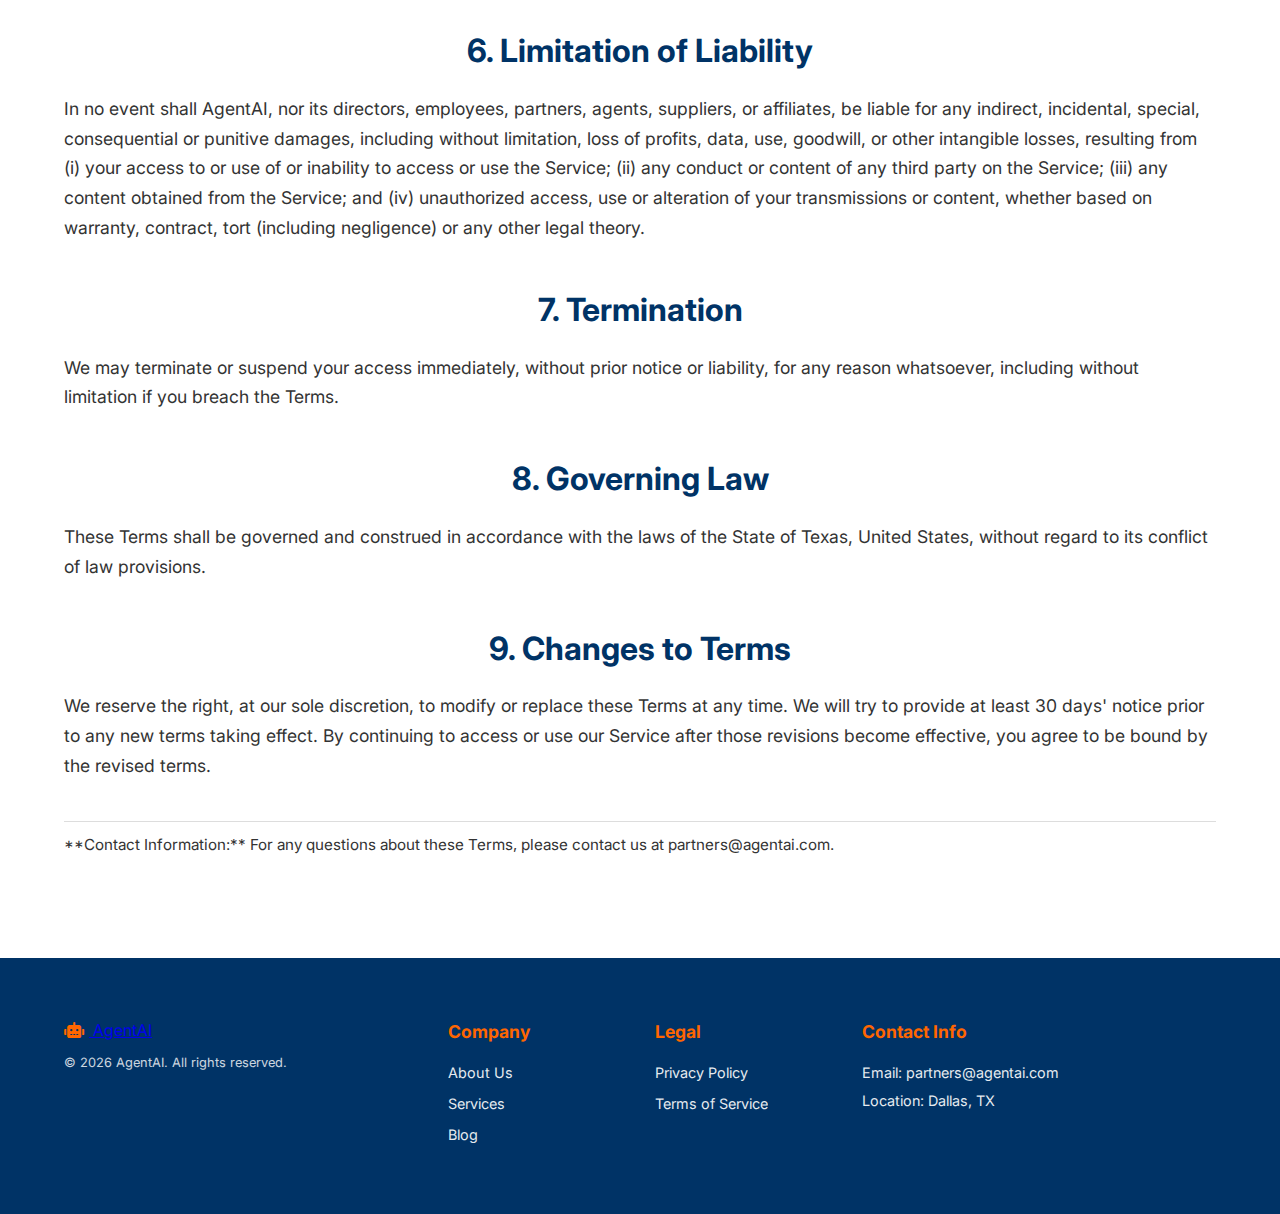
<file: terms.html>
<!DOCTYPE html>
<html lang="en">
<head>
    <meta charset="UTF-8">
    <meta name="viewport" content="width=device-width, initial-scale=1.0">
    <title>AgentAI - Terms of Service</title>
    <link rel="stylesheet" href="styles.css">
    <link href="https://fonts.googleapis.com/css2?family=Inter:wght@400;600;700&display=swap" rel="stylesheet">
    <link rel="stylesheet" href="https://cdnjs.cloudflare.com/ajax/libs/font-awesome/6.0.0-beta3/css/all.min.css">
</head>
<body>

    <header class="header">
        <div class="container nav-content">
            <div class="logo">
                <a href="index.html">
                    <i class="fas fa-robot"></i> AgentAI
                </a>
            </div>
            <nav class="nav-links">
                <a href="index.html">Home</a>
                <a href="services.html">Services</a>
                <a href="about.html">About Us</a>
                <a href="blog.html">Blog</a>
                <a href="contact.html">Contact</a>
            </nav>
            <a href="index.html#lead-capture" class="btn btn-primary">Partner With Us</a>
        </div>
    </header>

    <main>
        <section class="article-hero">
            <div class="container text-center">
                <h1>AgentAI Terms of Service</h1>
                <p class="subtitle">Last Updated: January 1, 2026</p>
            </div>
        </section>

        <section class="article-content legal-content">
            <div class="container">
                
                <p>Welcome to AgentAI. These Terms of Service ("Terms") govern your access to and use of the AgentAI website and any services, content, and products made available through it (collectively, the "Service").</p>

                <h2>1. Acceptance of Terms</h2>
                <p>By accessing or using the Service, you agree to be bound by these Terms. If you disagree with any part of the terms, then you may not access the Service.</p>

                <h2>2. Description of Service</h2>
                <p>AgentAI provides a platform that connects **AI Automation Agencies and Consulting Firms ("Partners")** with qualified leads in the real estate sector. AgentAI is solely a lead generation service. We do not provide automation services, nor do we guarantee the closing or success of any lead provided to the Partner.</p>

                <h2>3. Partner Eligibility and Conduct</h2>
                <ul>
                    <li>**Eligibility:** Partners must be legally registered entities or consultants capable of entering into binding contracts.</li>
                    <li>**Accuracy of Information:** Partners agree to provide current, complete, and accurate information when submitting partnership inquiries via the lead capture form.</li>
                    <li>**Prohibited Use:** You agree not to use the Service for any unlawful purpose or in any way that violates these Terms or the rights of others.</li>
                </ul>

                <h2>4. Lead Guarantee and Disclaimer</h2>
                <p>AgentAI strives to provide high-quality, pre-qualified leads. However, the following limitations apply:</p>
                <ul>
                    <li>**No Success Guarantee:** AgentAI makes no warranties regarding the outcome of leads, including the conversion rate, closing rate, or quality of the lead's final business.</li>
                    <li>**Payment Structure:** Fees for leads or exclusive territories will be governed by a separate, formal Partnership Agreement executed offline. These website Terms cover site usage only.</li>
                </ul>
                
                <h2>5. Intellectual Property</h2>
                <p>The Service and its original content (excluding content provided by you or third parties), features, and functionality are and will remain the exclusive property of AgentAI and its licensors. Our trademarks and trade dress may not be used in connection with any product or service without the prior written consent of AgentAI.</p>

                <h2>6. Limitation of Liability</h2>
                <p>In no event shall AgentAI, nor its directors, employees, partners, agents, suppliers, or affiliates, be liable for any indirect, incidental, special, consequential or punitive damages, including without limitation, loss of profits, data, use, goodwill, or other intangible losses, resulting from (i) your access to or use of or inability to access or use the Service; (ii) any conduct or content of any third party on the Service; (iii) any content obtained from the Service; and (iv) unauthorized access, use or alteration of your transmissions or content, whether based on warranty, contract, tort (including negligence) or any other legal theory.</p>

                <h2>7. Termination</h2>
                <p>We may terminate or suspend your access immediately, without prior notice or liability, for any reason whatsoever, including without limitation if you breach the Terms.</p>

                <h2>8. Governing Law</h2>
                <p>These Terms shall be governed and construed in accordance with the laws of the State of Texas, United States, without regard to its conflict of law provisions.</p>
                
                <h2>9. Changes to Terms</h2>
                <p>We reserve the right, at our sole discretion, to modify or replace these Terms at any time. We will try to provide at least 30 days' notice prior to any new terms taking effect. By continuing to access or use our Service after those revisions become effective, you agree to be bound by the revised terms.</p>

                <p class="signature-line">**Contact Information:** For any questions about these Terms, please contact us at partners@agentai.com.</p>
            </div>
        </section>
    </main>

    <footer class="footer">
        <div class="container footer-grid">
            <div class="footer-logo">
                <a href="index.html">
                    <i class="fas fa-robot"></i> AgentAI
                </a>
                <p>&copy; 2026 AgentAI. All rights reserved.</p>
            </div>
            <div class="footer-links">
                <h4>Company</h4>
                <a href="about.html">About Us</a>
                <a href="services.html">Services</a>
                <a href="blog.html">Blog</a>
            </div>
            <div class="footer-links">
                <h4>Legal</h4>
                <a href="privacy.html">Privacy Policy</a>
                <a href="terms.html">Terms of Service</a>
            </div>
            <div class="footer-contact">
                <h4>Contact Info</h4>
                <p>Email: partners@agentai.com</p>
                <p>Location: Dallas, TX</p>
            </div>
        </div>
    </footer>

</body>
</html>
</file>
<file: styles.css>
/* GLOBAL RESETS AND TYPOGRAPHY */
:root {
    --primary-color: #003366; /* Dark Blue - Professional */
    --secondary-color: #FF6600; /* Orange - CTA/Accent */
    --text-color: #333333;
    --light-bg: #f4f7f9; /* Light Grey background */
    --white: #ffffff;
    --font-family: 'Inter', sans-serif;
}

* {
    margin: 0;
    padding: 0;
    box-sizing: border-box;
}

body {
    font-family: var(--font-family);
    line-height: 1.6;
    color: var(--text-color);
    background-color: var(--white);
}

.container {
    width: 90%;
    max-width: 1200px;
    margin: 0 auto;
    padding: 20px 0;
}

h1 {
    font-size: 2.5rem;
    color: var(--primary-color);
    margin-bottom: 20px;
}

h2 {
    font-size: 2rem;
    color: var(--primary-color);
    text-align: center;
    margin-bottom: 40px;
}

h3 {
    font-size: 1.5rem;
    color: var(--primary-color);
    margin-bottom: 15px;
}

/* BUTTONS */
.btn {
    display: inline-block;
    padding: 12px 25px;
    border-radius: 5px;
    text-decoration: none;
    font-weight: 600;
    transition: background-color 0.3s ease;
    border: none;
    cursor: pointer;
    text-align: center;
}

.btn-primary {
    background-color: var(--secondary-color);
    color: var(--white);
}

.btn-primary:hover {
    background-color: #e65c00;
}

.btn-secondary {
    background-color: var(--primary-color);
    color: var(--white);
}

.btn-secondary:hover {
    background-color: #004488;
}

/* 1. HEADER & NAVIGATION */
.header {
    background-color: var(--white);
    box-shadow: 0 2px 4px rgba(0, 0, 0, 0.05);
    position: sticky;
    top: 0;
    z-index: 1000;
}

.nav-content {
    display: flex;
    justify-content: space-between;
    align-items: center;
    padding: 15px 0;
}

.logo {
    font-size: 1.5rem;
    font-weight: 700;
    color: var(--primary-color);
}

.logo i {
    color: var(--secondary-color);
    margin-right: 5px;
}

.nav-links a {
    color: var(--text-color);
    text-decoration: none;
    margin-left: 25px;
    font-weight: 600;
    transition: color 0.2s;
}

.nav-links a:hover {
    color: var(--secondary-color);
}

/* 2. HERO SECTION */
.hero {
    background-color: var(--light-bg);
    padding: 80px 0;
}

.hero-content {
    display: flex;
    align-items: center;
    gap: 40px;
}

.hero-text {
    flex: 1;
}

.hero-text p {
    font-size: 1.2rem;
    margin-bottom: 30px;
}

.hero-image {
    flex: 1;
    text-align: center;
}

.coloring-book-img {
    max-width: 100%;
    height: auto;
    border: 1px solid #ddd; /* Match the design's border */
    padding: 20px;
    background-color: var(--white);
}

.hero-ctas {
    display: flex;
    align-items: center;
    gap: 20px;
}

.trust-badges {
    display: flex;
    gap: 15px;
    font-size: 0.9rem;
    color: #666;
}

.trust-badges span i {
    color: var(--secondary-color);
    margin-right: 5px;
}

/* 3. PROBLEM/SOLUTION SECTION */
.problem-solution {
    padding: 60px 0;
    border-bottom: 1px solid #eeeeee;
}

.solution-grid {
    display: flex;
    justify-content: center;
    gap: 40px;
    max-width: 800px;
    margin: 0 auto;
}

.problem-card, .solution-card {
    flex: 1;
    padding: 30px;
    border-radius: 8px;
    box-shadow: 0 4px 10px rgba(0, 0, 0, 0.05);
}

.problem-card {
    background-color: #ffebeb; /* Light Red/Danger for problem */
}

.solution-card {
    background-color: #ebfff0; /* Light Green/Success for solution */
}

.problem-card h3, .solution-card h3 {
    text-align: center;
    color: var(--primary-color);
}

.problem-card ul, .solution-card ul {
    list-style: none;
    padding: 0;
}

.problem-card li, .solution-card li {
    margin-bottom: 10px;
}

.problem-card i {
    color: #cc0000; /* Darker Red */
    margin-right: 10px;
}

.solution-card i {
    color: #008800; /* Darker Green */
    margin-right: 10px;
}


/* 4. CORE LEAD OFFER/SERVICES */
.lead-services {
    background-color: var(--light-bg);
    padding: 60px 0 80px 0;
    text-align: center;
}

.service-cards-grid {
    display: grid;
    grid-template-columns: repeat(auto-fit, minmax(280px, 1fr));
    gap: 30px;
    margin-bottom: 40px;
}

.service-card {
    background-color: var(--white);
    padding: 30px;
    border-radius: 8px;
    box-shadow: 0 6px 15px rgba(0, 0, 0, 0.08);
    transition: transform 0.3s;
}

.service-card:hover {
    transform: translateY(-5px);
}

.service-card i {
    font-size: 2.5rem;
    color: var(--secondary-color);
    margin-bottom: 15px;
}

.service-card h4 {
    color: var(--primary-color);
    margin-top: 0;
}

.service-subtext {
    font-size: 1.1rem;
    font-weight: 600;
    color: var(--primary-color);
}

/* 5. CONVERSION SECTION (FORM + AFFILIATE) */
.conversion-section {
    padding: 60px 0;
}

.conversion-grid {
    display: grid;
    grid-template-columns: 1fr 1fr;
    gap: 60px;
    align-items: flex-start;
}

.lead-form-box, .affiliate-box {
    padding: 30px;
    border-radius: 8px;
}

.lead-form-box {
    background-color: #fff9f4; /* Light Peach/Orange accent */
    border: 1px solid var(--secondary-color);
}

.affiliate-box {
    background-color: #f7f9ff; /* Light Blue accent */
    border: 1px solid var(--primary-color);
}

.lead-form-box form input,
.lead-form-box form select {
    width: 100%;
    padding: 12px;
    margin-bottom: 15px;
    border: 1px solid #ccc;
    border-radius: 4px;
    font-size: 1rem;
}

.lead-form-box form .btn-primary {
    width: 100%;
}

.calendly-link {
    margin-top: 15px;
    text-align: center;
}

.calendly-link a {
    color: var(--secondary-color);
    font-weight: 600;
    text-decoration: none;
}

.affiliate-links {
    display: flex;
    flex-direction: column;
    gap: 15px;
    margin-top: 20px;
}

.affiliate-item {
    display: flex;
    align-items: center;
    background-color: var(--white);
    padding: 15px;
    border-radius: 5px;
    box-shadow: 0 2px 5px rgba(0, 0, 0, 0.05);
    text-decoration: none;
    color: var(--primary-color);
    font-weight: 600;
}

.affiliate-item i {
    font-size: 1.5rem;
    color: var(--secondary-color);
    margin-right: 15px;
}


/* 6. FOOTER */
.footer {
    background-color: var(--primary-color);
    color: var(--white);
    padding: 40px 0;
}

.footer-grid {
    display: grid;
    grid-template-columns: 2fr 1fr 1fr 2fr;
    gap: 30px;
}

.footer-logo i {
    color: var(--secondary-color);
    margin-right: 5px;
}

.footer-logo p {
    font-size: 0.8rem;
    opacity: 0.8;
    margin-top: 10px;
}

.footer-links h4, .footer-contact h4 {
    color: var(--secondary-color);
    margin-bottom: 15px;
    font-size: 1.1rem;
}

.footer-links a {
    display: block;
    color: var(--white);
    text-decoration: none;
    margin-bottom: 8px;
    opacity: 0.9;
    font-size: 0.9rem;
}

.footer-links a:hover {
    text-decoration: underline;
}

.footer-contact p {
    font-size: 0.9rem;
    margin-bottom: 5px;
    opacity: 0.9;
}

/* RESPONSIVENESS */
@media (max-width: 900px) {
    .hero-content {
        flex-direction: column;
        text-align: center;
    }

    .hero-ctas {
        justify-content: center;
        flex-direction: column;
        gap: 10px;
    }

    .hero-text h1 {
        font-size: 2rem;
    }

    .conversion-grid {
        grid-template-columns: 1fr;
    }

    .footer-grid {
        grid-template-columns: 1fr 1fr;
    }
}

@media (max-width: 600px) {
    .nav-links {
        display: none; /* Hide standard links on very small screens */
    }

    .nav-content {
        justify-content: space-around;
    }

    .solution-grid {
        flex-direction: column;
    }

    .footer-grid {
        grid-template-columns: 1fr;
        text-align: center;
    }

    .footer-links, .footer-contact {
        margin-top: 20px;
    }
}

/* --- SERVICES PAGE STYLING --- */

.page-hero {
    background-color: var(--light-bg);
    padding: 60px 0;
    text-align: center;
}

.page-hero h1 {
    font-size: 2.2rem;
    margin-bottom: 10px;
}

.page-hero .subtitle {
    font-size: 1.1rem;
    color: #666;
    margin-bottom: 30px;
}

.service-details {
    padding: 80px 0;
}

.service-feature {
    display: flex;
    align-items: center;
    gap: 40px;
    margin-bottom: 60px;
    padding: 30px 0;
    border-bottom: 1px dashed #ddd; /* Separator */
}

.service-feature:last-child {
    border-bottom: none;
    margin-bottom: 0;
}

.service-feature.reverse {
    flex-direction: row-reverse;
}

.feature-content {
    flex: 2;
}

.feature-content h2 {
    text-align: left;
    margin-bottom: 15px;
    font-size: 1.8rem;
}

.feature-content ul {
    list-style: none;
    padding-left: 0;
    margin-top: 20px;
}

.feature-content li {
    margin-bottom: 10px;
    font-size: 1rem;
    display: flex;
    align-items: flex-start;
}

.feature-content li i {
    color: var(--secondary-color);
    margin-right: 10px;
    margin-top: 4px;
}

.feature-icon {
    flex: 1;
    text-align: center;
}

.feature-icon i {
    font-size: 6rem;
    color: var(--primary-color);
    opacity: 0.2;
}

/* CTA Banner at the bottom */
.cta-banner {
    background-color: var(--primary-color);
    padding: 50px 0;
}

.cta-banner h2 {
    color: var(--white);
    margin-bottom: 25px;
}

.btn-large {
    padding: 15px 40px;
    font-size: 1.1rem;
}


/* Responsive adjustments for Services Page */
@media (max-width: 768px) {
    .service-feature, .service-feature.reverse {
        flex-direction: column;
        text-align: center;
    }
    .feature-content h2 {
        text-align: center;
    }
    .feature-icon {
        order: -1; /* Move icon to the top on mobile */
        margin-bottom: 20px;
    }
    .feature-content li {
        text-align: left; /* Keep bullet points readable */
    }
}

/* --- ABOUT US PAGE STYLING --- */

.mission-section {
    padding: 60px 0;
    border-bottom: 1px solid #eee;
}

.mission-grid {
    display: flex;
    align-items: center;
    gap: 40px;
}

.mission-text {
    flex: 3;
}

.mission-text p {
    margin-bottom: 15px;
    line-height: 1.7;
}

.mission-icon {
    flex: 1;
    text-align: center;
}

.mission-icon i {
    font-size: 6rem;
    color: var(--secondary-color);
    opacity: 0.2;
}

.values-section {
    padding: 60px 0 80px 0;
    background-color: var(--light-bg);
}

.values-grid {
    display: grid;
    grid-template-columns: repeat(auto-fit, minmax(250px, 1fr));
    gap: 30px;
    margin-top: 40px;
}

.value-card {
    background-color: var(--white);
    padding: 30px;
    border-radius: 8px;
    box-shadow: 0 4px 10px rgba(0, 0, 0, 0.05);
    text-align: center;
}

.value-card i {
    font-size: 3rem;
    color: var(--primary-color);
    margin-bottom: 15px;
}

/* --- BLOG PAGE STYLING --- */

.blog-posts {
    padding: 60px 0;
}

.post-grid {
    display: grid;
    grid-template-columns: repeat(auto-fit, minmax(300px, 1fr));
    gap: 30px;
}

.post-card {
    border: 1px solid #ddd;
    border-radius: 8px;
    overflow: hidden;
    transition: box-shadow 0.3s;
}

.post-card:hover {
    box-shadow: 0 8px 20px rgba(0, 0, 0, 0.1);
}

.post-card img {
    width: 100%;
    height: 200px;
    object-fit: cover;
    background-color: #f0f0f0; /* Placeholder background */
}

.card-content {
    padding: 20px;
}

.card-content span {
    display: block;
    font-size: 0.85rem;
    color: var(--secondary-color);
    margin-bottom: 5px;
    font-weight: 600;
}

.card-content h3 {
    font-size: 1.3rem;
    margin: 5px 0 10px 0;
}

.card-content p {
    font-size: 0.95rem;
    color: #555;
    margin-bottom: 15px;
}

.card-content a {
    color: var(--primary-color);
    text-decoration: none;
    font-weight: 600;
}

.card-content a i {
    margin-left: 5px;
    transition: margin-left 0.2s;
}

.card-content a:hover i {
    margin-left: 10px;
}


/* Responsive adjustments for About/Blog */
@media (max-width: 768px) {
    .mission-grid {
        flex-direction: column;
        text-align: center;
    }
    .mission-icon {
        order: -1;
        margin-bottom: 20px;
    }
}

/* --- CONTACT PAGE STYLING --- */

.contact-details-section {
    padding: 60px 0;
}

.contact-grid {
    display: grid;
    grid-template-columns: 2fr 1fr;
    gap: 50px;
    align-items: flex-start;
}

.contact-form-box {
    background-color: var(--light-bg);
    padding: 30px;
    border-radius: 8px;
    box-shadow: 0 4px 10px rgba(0, 0, 0, 0.05);
}

.contact-form-box h2 {
    text-align: left;
    margin-top: 0;
    margin-bottom: 25px;
    font-size: 1.8rem;
}

.contact-form-box form input,
.contact-form-box form textarea {
    width: 100%;
    padding: 12px;
    margin-bottom: 15px;
    border: 1px solid #ccc;
    border-radius: 4px;
    font-size: 1rem;
}

.contact-form-box form textarea {
    resize: vertical;
}

.contact-form-box form .btn-primary {
    width: 100%;
}

.info-panel {
    padding: 30px;
    background-color: var(--white);
    border: 1px solid #ddd;
    border-radius: 8px;
}

.info-panel h2 {
    text-align: left;
    font-size: 1.5rem;
    margin-top: 0;
}

.info-panel p {
    margin-bottom: 20px;
}

.contact-item {
    margin-bottom: 25px;
}

.contact-item i {
    font-size: 1.5rem;
    color: var(--secondary-color);
    margin-right: 10px;
}

.contact-item h4 {
    display: inline;
    font-size: 1.1rem;
    color: var(--primary-color);
}

.contact-item p {
    margin-top: 5px;
    margin-left: 30px; /* Aligns text under the icon */
}

.map-placeholder {
    padding: 40px 0 80px 0;
    text-align: center;
}

.map-iframe-placeholder {
    width: 100%;
    height: 400px;
    background-color: #f0f0f0;
    border: 1px solid #ddd;
    display: flex;
    justify-content: center;
    align-items: center;
    margin-top: 20px;
    color: #555;
    font-style: italic;
}


/* Responsive adjustments for Contact Page */
@media (max-width: 900px) {
    .contact-grid {
        grid-template-columns: 1fr;
    }
}

/* --- LOGO AS A CIRCLED BUTTON --- */

.logo a {
    /* Ensure the link wraps the whole logo content */
    display: inline-flex; 
    align-items: center;
    text-decoration: none; /* Remove underline from the link */
    color: var(--primary-color);
    padding: 5px; /* Added padding to give some space inside the box */
}

.logo a i {
    /* Styling the icon (the robot) */
    display: flex;
    justify-content: center;
    align-items: center;
    width: 35px;
    height: 35px;
    border-radius: 50%; /* Makes it a circle */
    background-color: var(--secondary-color); /* Orange background */
    color: var(--white); /* White icon */
    font-size: 1.1rem;
    margin-right: 8px; /* Space between icon and text */
}

/* Ensure the logo text color is preserved */
.logo a {
    font-size: 1.5rem;
    font-weight: 700;
    color: var(--primary-color);
}

/* --- ARTICLE SPECIFIC STYLING --- */

.article-hero {
    background-color: var(--light-bg);
    padding: 50px 0 30px 0;
    text-align: center;
}

.article-hero h1 {
    font-size: 2.5rem;
    margin-bottom: 10px;
}

.article-meta {
    font-size: 0.9rem;
    color: #666;
    margin-bottom: 20px;
}

.article-meta span {
    margin: 0 5px;
}

.article-meta i {
    color: var(--secondary-color);
    margin-right: 4px;
}

.article-hero img {
    max-width: 700px;
    width: 100%;
    height: auto;
    margin-top: 20px;
    border-radius: 8px;
}

.article-content {
    padding: 60px 0;
    font-size: 1.1rem;
    line-height: 1.7;
    color: #333;
}

.article-content h2 {
    font-size: 2rem;
    margin-top: 40px;
    margin-bottom: 15px;
    color: var(--primary-color);
}

.article-content h3 {
    font-size: 1.5rem;
    margin-top: 30px;
    margin-bottom: 10px;
}

.article-content p {
    margin-bottom: 20px;
}

.article-content ul {
    margin-left: 25px;
    padding-bottom: 20px;
}

.pull-quote {
    border-left: 5px solid var(--secondary-color);
    padding: 15px 20px;
    background-color: #f7f7f7;
    margin: 30px 0;
    font-style: italic;
    font-size: 1.15rem;
    color: #555;
}

.feature-box {
    border: 1px solid #ddd;
    padding: 20px;
    border-radius: 6px;
    margin-bottom: 20px;
}

.feature-box h4 {
    color: var(--primary-color);
    margin-top: 0;
}

.feature-box i {
    color: var(--secondary-color);
    margin-right: 8px;
}

.cta-small {
    padding: 30px 0;
    margin-top: 40px;
}

/* --- Legal Content Readability --- */
.legal-content h2 {
    margin-top: 40px !important;
}

.legal-content ul {
    list-style: decimal; /* Use numbers for legal lists */
}

.signature-line {
    margin-top: 40px;
    padding-top: 10px;
    border-top: 1px solid #ddd;
    font-size: 0.95rem;
}
</file>
